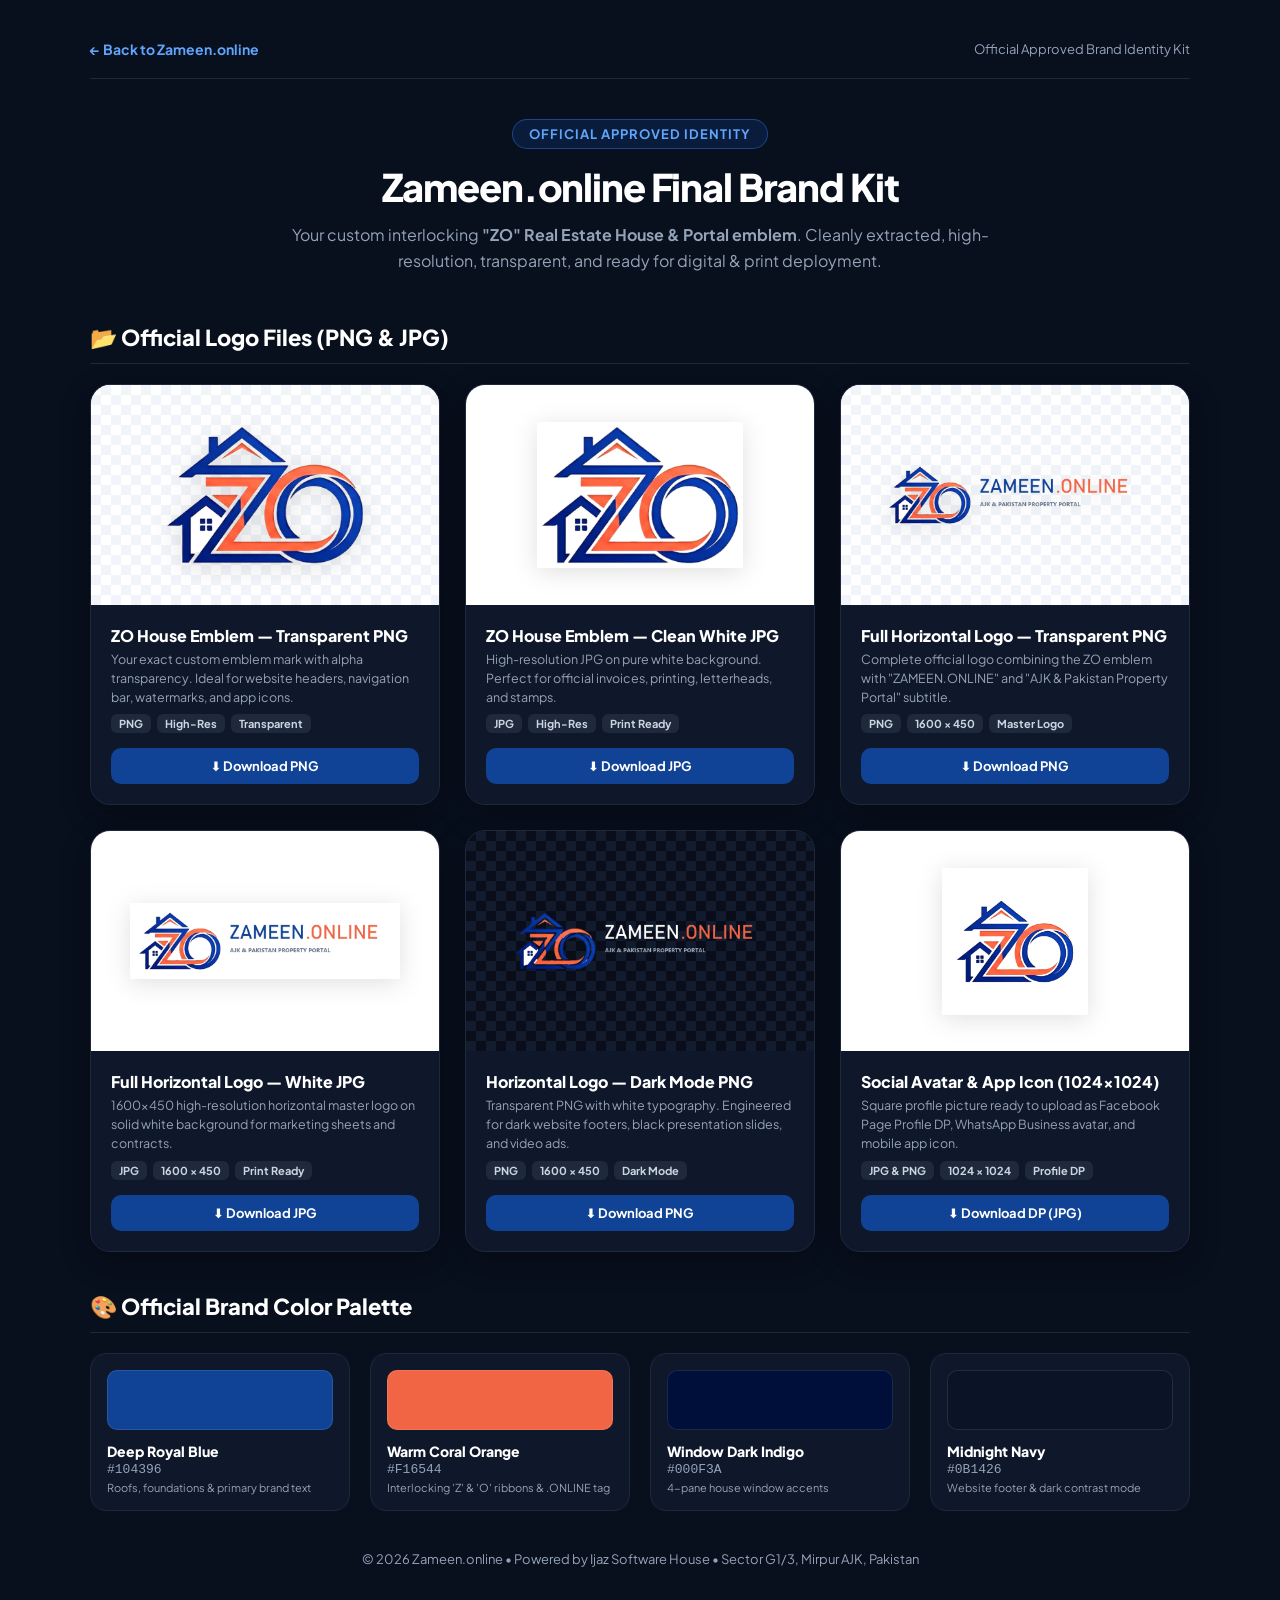
<file: brand-assets.html>
<!DOCTYPE html>
<html lang="en">
<head>
  <meta charset="UTF-8">
  <meta name="viewport" content="width=device-width, initial-scale=1.0">
  <title>Zameen.online — Official Brand Identity & Logo Kit</title>
  <link rel="icon" href="assets/img/favicon.svg" type="image/svg+xml">
  <link rel="preconnect" href="https://fonts.googleapis.com">
  <link rel="preconnect" href="https://fonts.gstatic.com" crossorigin>
  <link href="https://fonts.googleapis.com/css2?family=Plus+Jakarta+Sans:wght@400;600;700;800;900&display=swap" rel="stylesheet">
  <style>
    :root {
      --primary: #104396;
      --accent: #f16544;
      --gold: #facc15;
      --dark: #080f1d;
      --surface: #0f172a;
      --border: #1e293b;
      --text: #f8fafc;
      --muted: #94a3b8;
    }
    * { box-sizing: border-box; margin: 0; padding: 0; }
    body {
      background: var(--dark);
      color: var(--text);
      font-family: 'Plus Jakarta Sans', system-ui, sans-serif;
      padding: 40px 20px 80px;
    }
    .container {
      max-width: 1100px;
      margin: 0 auto;
    }
    header {
      text-align: center;
      margin-bottom: 50px;
    }
    .badge {
      display: inline-block;
      padding: 6px 16px;
      border-radius: 999px;
      background: rgba(16, 67, 150, 0.25);
      color: #60a5fa;
      border: 1px solid rgba(59, 130, 246, 0.4);
      font-size: 13px;
      font-weight: 700;
      letter-spacing: 1px;
      text-transform: uppercase;
      margin-bottom: 14px;
    }
    h1 {
      font-size: 38px;
      font-weight: 900;
      color: #fff;
      letter-spacing: -0.03em;
      margin-bottom: 12px;
    }
    p.lead {
      color: var(--muted);
      font-size: 16px;
      max-width: 700px;
      margin: 0 auto;
      line-height: 1.6;
    }
    
    .section-title {
      font-size: 22px;
      font-weight: 800;
      color: #fff;
      margin: 40px 0 20px;
      display: flex;
      align-items: center;
      gap: 10px;
      border-bottom: 1px solid var(--border);
      padding-bottom: 12px;
    }

    .assets-grid {
      display: grid;
      grid-template-columns: repeat(auto-fit, minmax(320px, 1fr));
      gap: 25px;
    }
    .asset-card {
      background: var(--surface);
      border: 1px solid var(--border);
      border-radius: 20px;
      overflow: hidden;
      display: flex;
      flex-direction: column;
      box-shadow: 0 10px 30px rgba(0,0,0,0.3);
      transition: transform 0.2s, border-color 0.2s;
    }
    .asset-card:hover {
      transform: translateY(-3px);
      border-color: #3b82f6;
    }
    .preview-box {
      height: 220px;
      display: flex;
      align-items: center;
      justify-content: center;
      padding: 24px;
      position: relative;
    }
    .preview-box.light-checkered {
      background: #ffffff;
      background-image: 
        linear-gradient(45deg, #f1f5f9 25%, transparent 25%), 
        linear-gradient(-45deg, #f1f5f9 25%, transparent 25%), 
        linear-gradient(45deg, transparent 75%, #f1f5f9 75%), 
        linear-gradient(-45deg, transparent 75%, #f1f5f9 75%);
      background-size: 20px 20px;
      background-position: 0 0, 0 10px, 10px -10px, -10px 0px;
    }
    .preview-box.dark-checkered {
      background: #090e1a;
      background-image: 
        linear-gradient(45deg, #131c2e 25%, transparent 25%), 
        linear-gradient(-45deg, #131c2e 25%, transparent 25%), 
        linear-gradient(45deg, transparent 75%, #131c2e 75%), 
        linear-gradient(-45deg, transparent 75%, #131c2e 75%);
      background-size: 20px 20px;
      background-position: 0 0, 0 10px, 10px -10px, -10px 0px;
    }
    .preview-box img {
      max-width: 90%;
      max-height: 85%;
      object-fit: contain;
      filter: drop-shadow(0 4px 12px rgba(0,0,0,0.12));
    }

    .card-body {
      padding: 20px;
      flex: 1;
      display: flex;
      flex-direction: column;
      justify-content: space-between;
      gap: 15px;
    }
    .card-info h3 {
      font-size: 16px;
      font-weight: 800;
      color: #fff;
      margin-bottom: 4px;
    }
    .card-info p {
      font-size: 12.5px;
      color: var(--muted);
      line-height: 1.5;
    }
    .tag-row {
      display: flex;
      gap: 6px;
      margin-top: 8px;
    }
    .tag {
      font-size: 11px;
      font-weight: 700;
      padding: 3px 8px;
      border-radius: 6px;
      background: #1e293b;
      color: #cbd5e1;
    }
    .btn-download {
      background: var(--primary);
      color: #fff;
      text-decoration: none;
      padding: 10px 16px;
      border-radius: 10px;
      font-size: 13px;
      font-weight: 700;
      display: flex;
      align-items: center;
      justify-content: center;
      gap: 8px;
      transition: background 0.2s;
    }
    .btn-download:hover {
      background: #0d3477;
    }

    .specs-grid {
      display: grid;
      grid-template-columns: repeat(auto-fit, minmax(220px, 1fr));
      gap: 20px;
      margin-top: 20px;
    }
    .color-swatch {
      background: var(--surface);
      border: 1px solid var(--border);
      border-radius: 16px;
      padding: 16px;
    }
    .swatch-box {
      height: 60px;
      border-radius: 10px;
      margin-bottom: 12px;
      box-shadow: inset 0 0 0 1px rgba(255,255,255,0.1);
    }
    .swatch-name {
      font-weight: 800;
      font-size: 14px;
      color: #fff;
      margin-bottom: 2px;
    }
    .swatch-hex {
      font-family: monospace;
      font-size: 13px;
      color: var(--muted);
    }

    .nav-bar-top {
      display: flex;
      justify-content: space-between;
      align-items: center;
      margin-bottom: 40px;
      padding-bottom: 20px;
      border-bottom: 1px solid var(--border);
    }
    .nav-back {
      color: #60a5fa;
      text-decoration: none;
      font-size: 14px;
      font-weight: 700;
      display: flex;
      align-items: center;
      gap: 6px;
    }
  </style>
</head>
<body>

  <div class="container">
    <div class="nav-bar-top">
      <a href="index.html" class="nav-back">← Back to Zameen.online</a>
      <span style="font-size: 13px; color: var(--muted);">Official Approved Brand Identity Kit</span>
    </div>

    <header>
      <div class="badge">Official Approved Identity</div>
      <h1>Zameen.online Final Brand Kit</h1>
      <p class="lead">
        Your custom interlocking <strong>"ZO" Real Estate House &amp; Portal emblem</strong>. Cleanly extracted, high-resolution, transparent, and ready for digital &amp; print deployment.
      </p>
    </header>

    <!-- Logo Showcase Cards -->
    <h2 class="section-title">📂 Official Logo Files (PNG &amp; JPG)</h2>
    <div class="assets-grid">

      <!-- Asset 1: Standalone Logo Mark (Transparent PNG) -->
      <div class="asset-card">
        <div class="preview-box light-checkered">
          <img src="assets/img/logo-mark.png" alt="Zameen Online Logo Mark Transparent">
        </div>
        <div class="card-body">
          <div class="card-info">
            <h3>ZO House Emblem — Transparent PNG</h3>
            <p>Your exact custom emblem mark with alpha transparency. Ideal for website headers, navigation bar, watermarks, and app icons.</p>
            <div class="tag-row">
              <span class="tag">PNG</span>
              <span class="tag">High-Res</span>
              <span class="tag">Transparent</span>
            </div>
          </div>
          <a href="assets/img/logo-mark.png" download="Zameen_Online_Mark_Transparent.png" class="btn-download">
            ⬇ Download PNG
          </a>
        </div>
      </div>

      <!-- Asset 2: Standalone Logo Mark (White JPG) -->
      <div class="asset-card">
        <div class="preview-box" style="background:#ffffff;">
          <img src="assets/img/logo-mark.jpg" alt="Zameen Online Logo Mark White JPG">
        </div>
        <div class="card-body">
          <div class="card-info">
            <h3>ZO House Emblem — Clean White JPG</h3>
            <p>High-resolution JPG on pure white background. Perfect for official invoices, printing, letterheads, and stamps.</p>
            <div class="tag-row">
              <span class="tag">JPG</span>
              <span class="tag">High-Res</span>
              <span class="tag">Print Ready</span>
            </div>
          </div>
          <a href="assets/img/logo-mark.jpg" download="Zameen_Online_Mark_White.jpg" class="btn-download">
            ⬇ Download JPG
          </a>
        </div>
      </div>

      <!-- Asset 3: Full Horizontal Logo (Transparent PNG) -->
      <div class="asset-card">
        <div class="preview-box light-checkered">
          <img src="assets/img/logo.png" alt="Zameen Online Full Horizontal Logo">
        </div>
        <div class="card-body">
          <div class="card-info">
            <h3>Full Horizontal Logo — Transparent PNG</h3>
            <p>Complete official logo combining the ZO emblem with "ZAMEEN.ONLINE" and "AJK &amp; Pakistan Property Portal" subtitle.</p>
            <div class="tag-row">
              <span class="tag">PNG</span>
              <span class="tag">1600 × 450</span>
              <span class="tag">Master Logo</span>
            </div>
          </div>
          <a href="assets/img/logo.png" download="Zameen_Online_Horizontal_Logo.png" class="btn-download">
            ⬇ Download PNG
          </a>
        </div>
      </div>

      <!-- Asset 4: Full Horizontal Logo (White JPG) -->
      <div class="asset-card">
        <div class="preview-box" style="background:#ffffff;">
          <img src="assets/img/logo.jpg" alt="Zameen Online Full Logo White JPG">
        </div>
        <div class="card-body">
          <div class="card-info">
            <h3>Full Horizontal Logo — White JPG</h3>
            <p>1600×450 high-resolution horizontal master logo on solid white background for marketing sheets and contracts.</p>
            <div class="tag-row">
              <span class="tag">JPG</span>
              <span class="tag">1600 × 450</span>
              <span class="tag">Print Ready</span>
            </div>
          </div>
          <a href="assets/img/logo.jpg" download="Zameen_Online_Horizontal_Logo_White.jpg" class="btn-download">
            ⬇ Download JPG
          </a>
        </div>
      </div>

      <!-- Asset 5: Dark Mode Full Logo -->
      <div class="asset-card">
        <div class="preview-box dark-checkered">
          <img src="assets/img/logo-dark.png" alt="Zameen Online Dark Mode Logo">
        </div>
        <div class="card-body">
          <div class="card-info">
            <h3>Horizontal Logo — Dark Mode PNG</h3>
            <p>Transparent PNG with white typography. Engineered for dark website footers, black presentation slides, and video ads.</p>
            <div class="tag-row">
              <span class="tag">PNG</span>
              <span class="tag">1600 × 450</span>
              <span class="tag">Dark Mode</span>
            </div>
          </div>
          <a href="assets/img/logo-dark.png" download="Zameen_Online_Logo_Dark.png" class="btn-download">
            ⬇ Download PNG
          </a>
        </div>
      </div>

      <!-- Asset 6: 1024x1024 Square Icon / Avatar -->
      <div class="asset-card">
        <div class="preview-box" style="background:#ffffff;">
          <img src="assets/img/logo-icon-1024.jpg" alt="Zameen Online Profile Picture">
        </div>
        <div class="card-body">
          <div class="card-info">
            <h3>Social Avatar &amp; App Icon (1024×1024)</h3>
            <p>Square profile picture ready to upload as Facebook Page Profile DP, WhatsApp Business avatar, and mobile app icon.</p>
            <div class="tag-row">
              <span class="tag">JPG &amp; PNG</span>
              <span class="tag">1024 × 1024</span>
              <span class="tag">Profile DP</span>
            </div>
          </div>
          <a href="assets/img/logo-icon-1024.jpg" download="Zameen_Online_Social_DP.jpg" class="btn-download">
            ⬇ Download DP (JPG)
          </a>
        </div>
      </div>

    </div>

    <!-- Official Brand Specifications -->
    <h2 class="section-title">🎨 Official Brand Color Palette</h2>
    <div class="specs-grid">
      <div class="color-swatch">
        <div class="swatch-box" style="background: #104396;"></div>
        <div class="swatch-name">Deep Royal Blue</div>
        <div class="swatch-hex">#104396</div>
        <div style="font-size: 11px; color: var(--muted); margin-top: 4px;">Roofs, foundations &amp; primary brand text</div>
      </div>
      <div class="color-swatch">
        <div class="swatch-box" style="background: #f16544;"></div>
        <div class="swatch-name">Warm Coral Orange</div>
        <div class="swatch-hex">#F16544</div>
        <div style="font-size: 11px; color: var(--muted); margin-top: 4px;">Interlocking 'Z' &amp; 'O' ribbons &amp; .ONLINE tag</div>
      </div>
      <div class="color-swatch">
        <div class="swatch-box" style="background: #000f3a;"></div>
        <div class="swatch-name">Window Dark Indigo</div>
        <div class="swatch-hex">#000F3A</div>
        <div style="font-size: 11px; color: var(--muted); margin-top: 4px;">4-pane house window accents</div>
      </div>
      <div class="color-swatch">
        <div class="swatch-box" style="background: #0b1426;"></div>
        <div class="swatch-name">Midnight Navy</div>
        <div class="swatch-hex">#0B1426</div>
        <div style="font-size: 11px; color: var(--muted); margin-top: 4px;">Website footer &amp; dark contrast mode</div>
      </div>
    </div>

    <div style="margin-top: 40px; text-align: center; font-size: 13px; color: var(--muted);">
      © 2026 Zameen.online • Powered by Ijaz Software House • Sector G1/3, Mirpur AJK, Pakistan
    </div>
  </div>

</body>
</html>
</file>
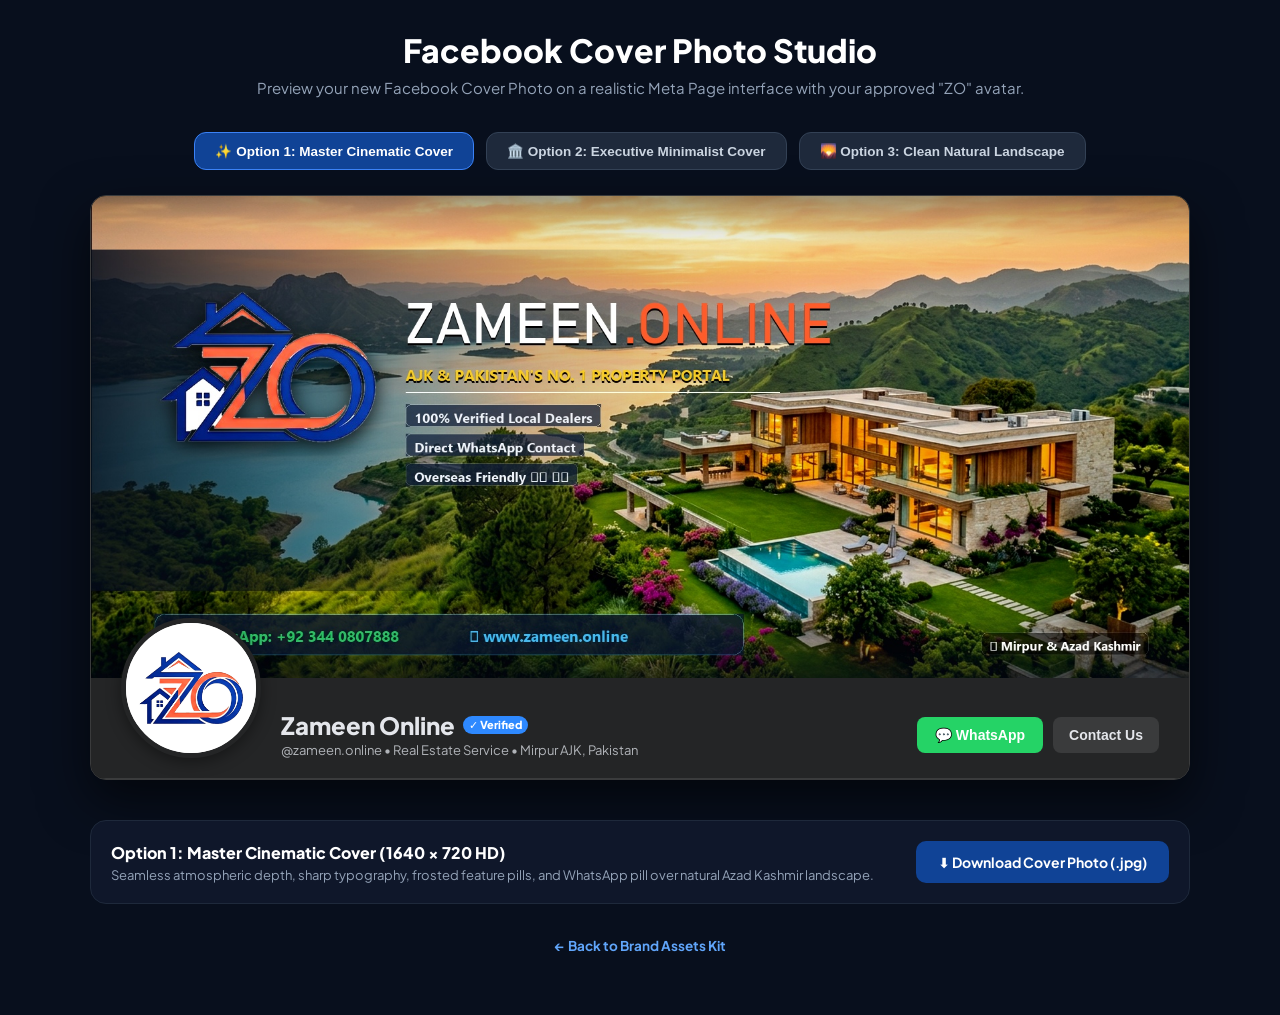
<file: facebook-cover-preview.html>
<!DOCTYPE html>
<html lang="en">
<head>
  <meta charset="UTF-8">
  <meta name="viewport" content="width=device-width, initial-scale=1.0">
  <title>Zameen.online — Facebook Cover Preview Studio</title>
  <link rel="icon" href="assets/img/favicon.svg" type="image/svg+xml">
  <link rel="preconnect" href="https://fonts.googleapis.com">
  <link rel="preconnect" href="https://fonts.gstatic.com" crossorigin>
  <link href="https://fonts.googleapis.com/css2?family=Plus+Jakarta+Sans:wght@400;600;700;800;900&display=swap" rel="stylesheet">
  <style>
    :root {
      --primary: #104396;
      --accent: #f16544;
      --dark: #080f1d;
      --surface: #0f172a;
      --border: #1e293b;
      --text: #f8fafc;
      --muted: #94a3b8;
    }
    * { box-sizing: border-box; margin: 0; padding: 0; }
    body {
      background: var(--dark);
      color: var(--text);
      font-family: 'Plus Jakarta Sans', system-ui, sans-serif;
      padding: 30px 15px 60px;
    }
    .container {
      max-width: 1100px;
      margin: 0 auto;
    }
    header {
      text-align: center;
      margin-bottom: 35px;
    }
    h1 {
      font-size: 32px;
      font-weight: 900;
      color: #fff;
      margin-bottom: 8px;
    }
    p {
      color: var(--muted);
      font-size: 15px;
    }
    
    /* Mock Facebook Page UI Wrapper */
    .fb-mockup {
      background: #18191a;
      border: 1px solid #3a3b3c;
      border-radius: 16px;
      overflow: hidden;
      box-shadow: 0 20px 50px rgba(0,0,0,0.6);
      margin-bottom: 40px;
    }
    .fb-cover-container {
      position: relative;
      width: 100%;
      height: 0;
      padding-bottom: 43.9%; /* 1640 / 720 ratio */
      background: #000;
    }
    .fb-cover-container img {
      position: absolute;
      top: 0;
      left: 0;
      width: 100%;
      height: 100%;
      object-fit: cover;
    }
    
    .fb-profile-bar {
      padding: 0 30px 20px;
      position: relative;
      display: flex;
      justify-content: space-between;
      align-items: flex-end;
      flex-wrap: wrap;
      gap: 20px;
      background: #242526;
      border-bottom: 1px solid #3a3b3c;
    }
    .fb-avatar-col {
      display: flex;
      align-items: flex-end;
      gap: 20px;
      margin-top: -60px;
      z-index: 2;
    }
    .fb-avatar {
      width: 140px;
      height: 140px;
      border-radius: 50%;
      border: 5px solid #242526;
      background: #fff;
      overflow: hidden;
      box-shadow: 0 4px 15px rgba(0,0,0,0.4);
    }
    .fb-avatar img {
      width: 100%;
      height: 100%;
      object-fit: contain;
    }
    .fb-titles h2 {
      font-size: 24px;
      font-weight: 800;
      color: #e4e6eb;
      display: flex;
      align-items: center;
      gap: 8px;
    }
    .verified-badge {
      background: #2e89ff;
      color: #fff;
      font-size: 11px;
      padding: 2px 6px;
      border-radius: 99px;
    }
    .fb-titles p {
      font-size: 13px;
      color: #b0b3b8;
      margin-top: 2px;
    }

    .fb-actions {
      display: flex;
      gap: 10px;
      margin-bottom: 5px;
    }
    .btn-fb {
      background: #25D366;
      color: #fff;
      border: none;
      padding: 10px 18px;
      border-radius: 8px;
      font-weight: 700;
      font-size: 14px;
      display: flex;
      align-items: center;
      gap: 8px;
      cursor: pointer;
    }
    .btn-fb-sec {
      background: #3a3b3c;
      color: #e4e6eb;
      border: none;
      padding: 10px 16px;
      border-radius: 8px;
      font-weight: 600;
      font-size: 14px;
      cursor: pointer;
    }

    /* Switcher Controls */
    .switcher-row {
      display: flex;
      gap: 12px;
      justify-content: center;
      margin-bottom: 25px;
      flex-wrap: wrap;
    }
    .switch-btn {
      background: #1e293b;
      color: #cbd5e1;
      border: 1px solid #334155;
      padding: 10px 20px;
      border-radius: 12px;
      font-size: 13.5px;
      font-weight: 700;
      cursor: pointer;
      transition: all 0.2s;
    }
    .switch-btn.active {
      background: #104396;
      color: #fff;
      border-color: #3b82f6;
    }

    .download-card {
      background: var(--surface);
      border: 1px solid var(--border);
      border-radius: 16px;
      padding: 20px;
      display: flex;
      justify-content: space-between;
      align-items: center;
      flex-wrap: wrap;
      gap: 15px;
    }
    .btn-download {
      background: #104396;
      color: #fff;
      text-decoration: none;
      padding: 12px 22px;
      border-radius: 10px;
      font-weight: 700;
      font-size: 14px;
      display: inline-flex;
      align-items: center;
      gap: 8px;
    }
    .btn-download:hover {
      background: #0d3477;
    }
  </style>
</head>
<body>

  <div class="container">
    <header>
      <h1>Facebook Cover Photo Studio</h1>
      <p>Preview your new Facebook Cover Photo on a realistic Meta Page interface with your approved "ZO" avatar.</p>
    </header>

    <!-- Switcher -->
    <div class="switcher-row">
      <button class="switch-btn active" id="btn-var1" onclick="switchCover('assets/img/facebook-cover.jpg', this)">
        ✨ Option 1: Master Cinematic Cover
      </button>
      <button class="switch-btn" id="btn-var2" onclick="switchCover('assets/img/facebook-cover-executive.jpg', this)">
        🏛️ Option 2: Executive Minimalist Cover
      </button>
      <button class="switch-btn" id="btn-var3" onclick="switchCover('assets/img/facebook-cover-natural-clean.jpg', this)">
        🌄 Option 3: Clean Natural Landscape
      </button>
    </div>

    <!-- Live Facebook Mockup -->
    <div class="fb-mockup">
      <div class="fb-cover-container">
        <img id="coverImg" src="assets/img/facebook-cover.jpg" alt="Facebook Cover Preview">
      </div>
      <div class="fb-profile-bar">
        <div class="fb-avatar-col">
          <div class="fb-avatar">
            <img src="assets/img/logo-icon-1024.jpg" alt="Zameen Online DP">
          </div>
          <div class="fb-titles">
            <h2>Zameen Online <span class="verified-badge">✓ Verified</span></h2>
            <p>@zameen.online • Real Estate Service • Mirpur AJK, Pakistan</p>
          </div>
        </div>
        <div class="fb-actions">
          <button class="btn-fb">💬 WhatsApp</button>
          <button class="btn-fb-sec">Contact Us</button>
        </div>
      </div>
    </div>

    <!-- Direct Download Panel -->
    <div class="download-card">
      <div>
        <h3 style="font-size: 16px; font-weight: 800; color: #fff; margin-bottom: 4px;" id="dlTitle">
          Option 1: Master Cinematic Cover (1640 × 720 HD)
        </h3>
        <p style="font-size: 13px; color: var(--muted);" id="dlDesc">
          Seamless atmospheric depth, sharp typography, frosted feature pills, and WhatsApp pill over natural Azad Kashmir landscape.
        </p>
      </div>
      <a id="dlLink" href="assets/img/facebook-cover.jpg" download="Zameen_Online_Facebook_Cover.jpg" class="btn-download">
        ⬇ Download Cover Photo (.jpg)
      </a>
    </div>

    <div style="text-align: center; margin-top: 30px;">
      <a href="brand-assets.html" style="color: #60a5fa; text-decoration: none; font-size: 13.5px; font-weight: 700;">
        ← Back to Brand Assets Kit
      </a>
    </div>

  </div>

  <script>
    function switchCover(src, btn) {
      document.getElementById('coverImg').src = src;
      document.querySelectorAll('.switch-btn').forEach(b => b.classList.remove('active'));
      btn.classList.add('active');

      const dlLink = document.getElementById('dlLink');
      const dlTitle = document.getElementById('dlTitle');
      const dlDesc = document.getElementById('dlDesc');

      dlLink.href = src;

      if (src.includes('executive')) {
        dlTitle.textContent = 'Option 2: Executive Minimalist Cover (1640 × 720 HD)';
        dlDesc.textContent = 'Clean wide layout, 280px grand floating ZO logo mark, and single floating pill dock.';
        dlLink.download = 'Zameen_Online_Cover_Executive.jpg';
      } else if (src.includes('clean')) {
        dlTitle.textContent = 'Option 3: Pure Natural Landscape (1640 × 720 HD)';
        dlDesc.textContent = 'Unbranded high-definition landscape photography of Azad Kashmir hills, lake and villa.';
        dlLink.download = 'Zameen_Online_Cover_Landscape.jpg';
      } else {
        dlTitle.textContent = 'Option 1: Master Cinematic Cover (1640 × 720 HD)';
        dlDesc.textContent = 'Seamless atmospheric depth, sharp typography, frosted feature pills, and WhatsApp pill.';
        dlLink.download = 'Zameen_Online_Facebook_Cover.jpg';
      }
    }
  </script>
</body>
</html>
</file>
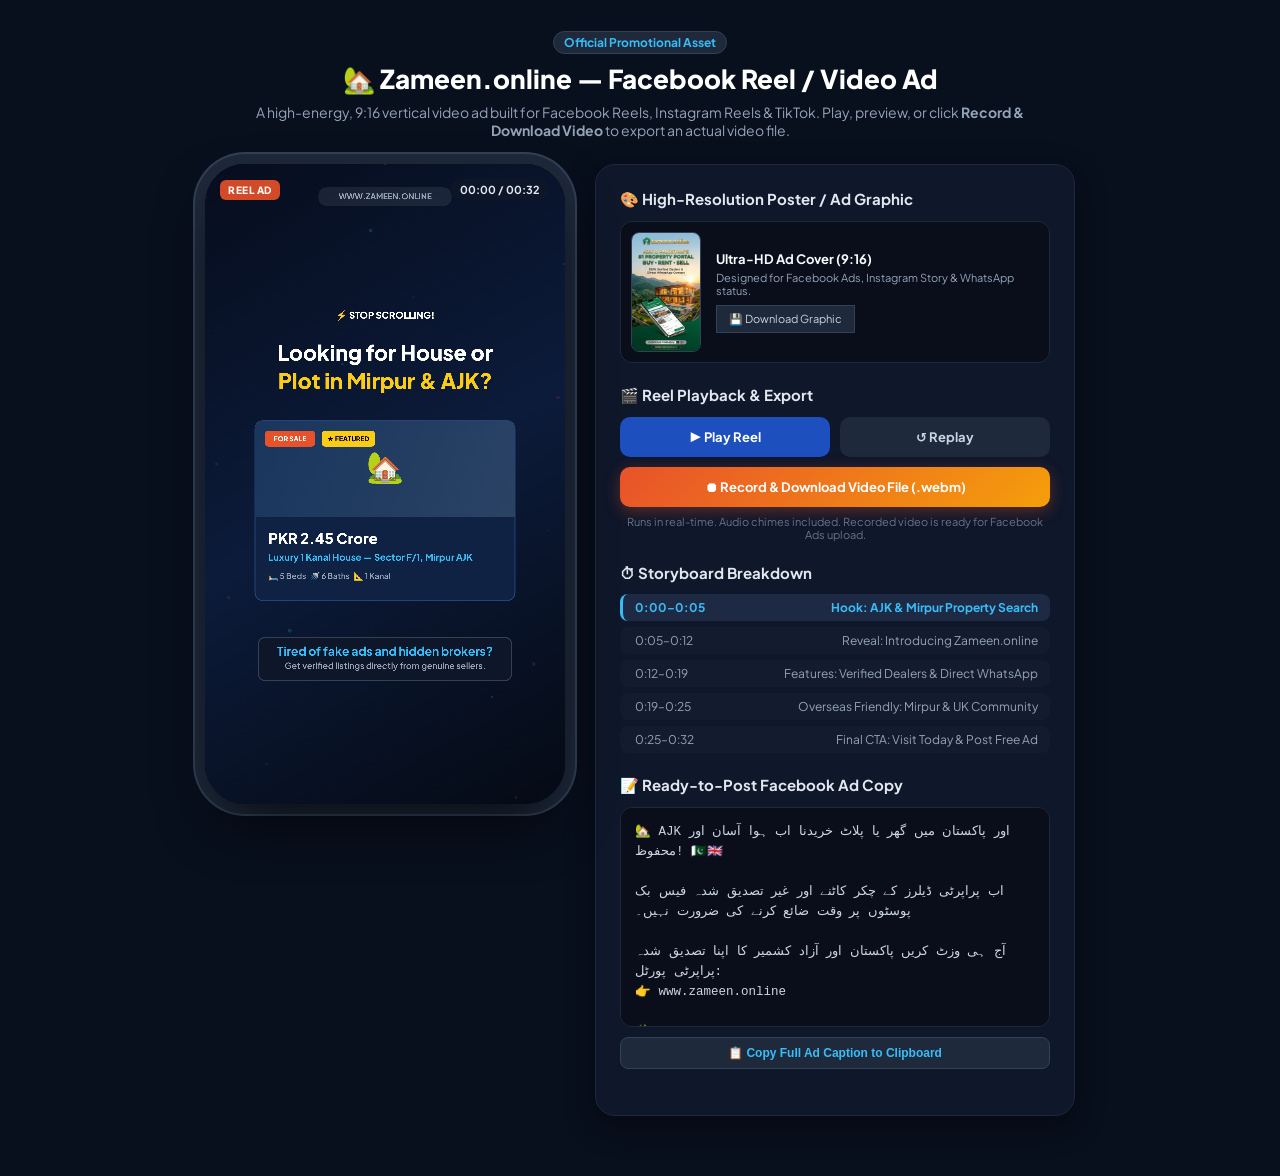
<file: promo-reel.html>
<!DOCTYPE html>
<html lang="en">
<head>
  <meta charset="UTF-8">
  <meta name="viewport" content="width=device-width, initial-scale=1.0">
  <title>Zameen Online — Facebook Reel & Video Ad Studio</title>
  <link rel="preconnect" href="https://fonts.googleapis.com">
  <link rel="preconnect" href="https://fonts.gstatic.com" crossorigin>
  <link href="https://fonts.googleapis.com/css2?family=Plus+Jakarta+Sans:wght@400;600;700;800;900&family=Noto+Nastaliq+Urdu:wght@700&display=swap" rel="stylesheet">
  <style>
    :root {
      --primary: #1d4fbf;
      --primary-dark: #0f2c73;
      --accent: #e8522a;
      --gold: #facc15;
      --green: #10b981;
      --dark: #0b1426;
    }
    * { box-sizing: border-box; margin: 0; padding: 0; }
    body {
      background: #080f1d;
      color: #f8fafc;
      font-family: 'Plus Jakarta Sans', system-ui, -apple-system, sans-serif;
      min-height: 100vh;
      display: flex;
      flex-direction: column;
      align-items: center;
      padding: 30px 15px 60px;
    }
    .header-bar {
      text-align: center;
      max-width: 800px;
      margin-bottom: 25px;
    }
    .header-bar h1 {
      font-size: 26px;
      font-weight: 800;
      color: #fff;
      display: flex;
      align-items: center;
      justify-content: center;
      gap: 10px;
      margin-bottom: 8px;
    }
    .header-bar p {
      color: #94a3b8;
      font-size: 14px;
    }
    .badge {
      display: inline-block;
      padding: 3px 10px;
      border-radius: 999px;
      font-size: 12px;
      font-weight: 700;
      background: #1e293b;
      color: #38bdf8;
      border: 1px solid #334155;
    }
    .workspace {
      display: flex;
      gap: 30px;
      align-items: flex-start;
      max-width: 1000px;
      width: 100%;
      flex-wrap: wrap;
      justify-content: center;
    }
    /* Phone / Canvas Container */
    .phone-mockup {
      width: 360px;
      height: 640px;
      position: relative;
      border-radius: 40px;
      background: #000;
      box-shadow: 0 25px 60px -15px rgba(0,0,0,0.8), 0 0 0 10px #1e293b, 0 0 0 12px #334155;
      overflow: hidden;
      flex-shrink: 0;
    }
    canvas#reelCanvas {
      width: 100%;
      height: 100%;
      display: block;
      background: #0b1426;
    }
    .reel-overlay-controls {
      position: absolute;
      top: 15px;
      left: 15px;
      right: 15px;
      display: flex;
      justify-content: space-between;
      align-items: center;
      z-index: 10;
      pointer-events: none;
    }
    .live-tag {
      background: rgba(232, 82, 42, 0.9);
      color: #fff;
      font-size: 10px;
      font-weight: 800;
      text-transform: uppercase;
      padding: 4px 8px;
      border-radius: 6px;
      letter-spacing: 0.5px;
    }
    .timer-tag {
      background: rgba(15, 23, 42, 0.75);
      backdrop-filter: blur(8px);
      color: #e2e8f0;
      font-size: 11px;
      font-weight: 700;
      padding: 4px 10px;
      border-radius: 20px;
    }

    /* Side Control Panel */
    .controls-panel {
      flex: 1;
      min-width: 320px;
      max-width: 480px;
      background: #0f172a;
      border: 1px solid #1e293b;
      border-radius: 20px;
      padding: 24px;
      box-shadow: 0 10px 30px rgba(0,0,0,0.4);
    }
    .panel-section {
      margin-bottom: 22px;
    }
    .panel-section h3 {
      font-size: 15px;
      font-weight: 700;
      color: #e2e8f0;
      margin-bottom: 12px;
      display: flex;
      align-items: center;
      gap: 8px;
    }
    .btn-group {
      display: flex;
      gap: 10px;
      flex-wrap: wrap;
    }
    button.btn {
      font-family: inherit;
      cursor: pointer;
      border: none;
      border-radius: 10px;
      padding: 12px 18px;
      font-weight: 700;
      font-size: 13px;
      display: inline-flex;
      align-items: center;
      justify-content: center;
      gap: 8px;
      transition: all 0.2s ease;
      flex: 1;
    }
    .btn-primary {
      background: #1d4fbf;
      color: #fff;
    }
    .btn-primary:hover {
      background: #163da1;
      transform: translateY(-1px);
    }
    .btn-record {
      background: linear-gradient(135deg, #e8522a, #f59e0b);
      color: #fff;
      box-shadow: 0 4px 15px rgba(232, 82, 42, 0.35);
    }
    .btn-record:hover {
      opacity: 0.95;
      transform: translateY(-1px);
    }
    .btn-record.recording {
      background: #ef4444;
      animation: pulse 1.2s infinite;
    }
    @keyframes pulse {
      0% { opacity: 1; }
      50% { opacity: 0.7; }
      100% { opacity: 1; }
    }
    .btn-secondary {
      background: #1e293b;
      color: #cbd5e1;
      border: 1px solid #334155;
    }
    .btn-secondary:hover {
      background: #334155;
      color: #fff;
    }

    .ad-copy-box {
      background: #090e1a;
      border: 1px solid #1e293b;
      border-radius: 12px;
      padding: 14px;
      font-size: 12.5px;
      color: #cbd5e1;
      line-height: 1.6;
      max-height: 220px;
      overflow-y: auto;
      white-space: pre-wrap;
      font-family: monospace;
    }
    .copy-btn {
      margin-top: 10px;
      width: 100%;
      background: #1e293b;
      border: 1px solid #334155;
      color: #38bdf8;
      padding: 8px 12px;
      border-radius: 8px;
      font-weight: 700;
      font-size: 12px;
      cursor: pointer;
      transition: background 0.2s;
    }
    .copy-btn:hover {
      background: #25334a;
    }

    .scene-timeline {
      display: flex;
      flex-direction: column;
      gap: 6px;
    }
    .scene-pill {
      font-size: 12px;
      padding: 6px 12px;
      border-radius: 8px;
      background: #131c2e;
      color: #94a3b8;
      display: flex;
      justify-content: space-between;
      border-left: 3px solid transparent;
      transition: all 0.2s;
    }
    .scene-pill.active {
      background: #1e2a44;
      color: #38bdf8;
      border-left-color: #38bdf8;
      font-weight: 700;
    }
  </style>
</head>
<body>

  <div class="header-bar">
    <div style="margin-bottom: 8px;"><span class="badge">Official Promotional Asset</span></div>
    <h1>🏡 Zameen.online — Facebook Reel / Video Ad</h1>
    <p>A high-energy, 9:16 vertical video ad built for Facebook Reels, Instagram Reels & TikTok. Play, preview, or click <strong>Record & Download Video</strong> to export an actual video file.</p>
  </div>

  <div class="workspace">
    <!-- Phone Mockup Container -->
    <div class="phone-mockup">
      <div class="reel-overlay-controls">
        <span class="live-tag">REEL AD</span>
        <span class="timer-tag" id="timerDisplay">00:00 / 00:32</span>
      </div>
      <canvas id="reelCanvas" width="1080" height="1920"></canvas>
    </div>

    <!-- Controls & Ad Copy Panel -->
    <div class="controls-panel">

      <div class="panel-section">
        <h3>🎨 High-Resolution Poster / Ad Graphic</h3>
        <div style="background: #090e1a; border: 1px solid #1e293b; border-radius: 12px; padding: 10px; display: flex; align-items: center; gap: 15px;">
          <img src="assets/img/facebook-reel-ad-cover.jpg" alt="Ad Poster Cover" style="width: 70px; height: 120px; object-fit: cover; border-radius: 8px; border: 1px solid #334155;">
          <div style="flex: 1;">
            <div style="font-weight: 700; font-size: 13px; color: #f8fafc; margin-bottom: 4px;">Ultra-HD Ad Cover (9:16)</div>
            <div style="font-size: 11px; color: #94a3b8; margin-bottom: 8px;">Designed for Facebook Ads, Instagram Story & WhatsApp status.</div>
            <a href="assets/img/facebook-reel-ad-cover.jpg" download="Zameen_Online_Ad_Graphic.jpg" class="btn btn-secondary" style="padding: 6px 12px; font-size: 11px; text-decoration: none; display: inline-flex;">
              💾 Download Graphic
            </a>
          </div>
        </div>
      </div>
      
      <div class="panel-section">
        <h3>🎬 Reel Playback & Export</h3>
        <div class="btn-group">
          <button class="btn btn-primary" id="btnPlayPause">▶ Play Reel</button>
          <button class="btn btn-secondary" id="btnRestart">↺ Replay</button>
        </div>
        <div style="margin-top: 10px;">
          <button class="btn btn-record" id="btnRecord" style="width: 100%;">
            ⏺ Record & Download Video File (.webm)
          </button>
        </div>
        <div style="margin-top: 8px; font-size: 11px; color: #64748b; text-align: center;">
          Runs in real-time. Audio chimes included. Recorded video is ready for Facebook Ads upload.
        </div>
      </div>

      <div class="panel-section">
        <h3>⏱ Storyboard Breakdown</h3>
        <div class="scene-timeline">
          <div class="scene-pill" id="pill-0"><span>0:00–0:05</span><span>Hook: AJK & Mirpur Property Search</span></div>
          <div class="scene-pill" id="pill-1"><span>0:05–0:12</span><span>Reveal: Introducing Zameen.online</span></div>
          <div class="scene-pill" id="pill-2"><span>0:12–0:19</span><span>Features: Verified Dealers & Direct WhatsApp</span></div>
          <div class="scene-pill" id="pill-3"><span>0:19–0:25</span><span>Overseas Friendly: Mirpur & UK Community</span></div>
          <div class="scene-pill" id="pill-4"><span>0:25–0:32</span><span>Final CTA: Visit Today & Post Free Ad</span></div>
        </div>
      </div>

      <div class="panel-section">
        <h3>📝 Ready-to-Post Facebook Ad Copy</h3>
        <div class="ad-copy-box" id="adCopyText">🏡 AJK اور پاکستان میں گھر یا پلاٹ خریدنا اب ہوا آسان اور محفوظ! 🇵🇰🇬🇧

اب پراپرٹی ڈیلرز کے چکر کاٹنے اور غیر تصدیق شدہ فیس بک پوسٹوں پر وقت ضائع کرنے کی ضرورت نہیں۔

آج ہی وزٹ کریں پاکستان اور آزاد کشمیر کا اپنا تصدیق شدہ پراپرٹی پورٹل:
👉 www.zameen.online

✨ کیا خاص ہے؟
✅ 100% Verified Local Dealers (Mirpur, Bhimber, Kotli & Pakistan)
✅ No Hidden Brokerage — ڈیلر اور اونر سے ڈائریکٹ واٹس ایپ پر رابطہ
✅ گھر بیٹھے تصدیق شدہ قیمتیں، HD تصاویر اور لوکیشن دیکھیں
✅ برطانیہ اور اوورسیز پاکستانیوں کے لیے خصوصی اور محفوظ سہولت
✅ اپنا گھر یا پلاٹ فروخت کے لیے 60 سیکنڈ میں مفت ایڈ لگائیں!

📞 رابطہ و واٹس ایپ: +92 344 0807888
🌐 پورٹل دیکھیں: https://www.zameen.online
📍 اعجاز سافٹ ویئر ہاؤس، سیکٹر G1/3، میرپور آزاد کشمیر

#ZameenOnline #MirpurProperty #AJKRealEstate #OverseasPakistanis #PlotsInMirpur #HousesInPakistan #MirpurAJK</div>
        <button class="copy-btn" id="btnCopyAdText">📋 Copy Full Ad Caption to Clipboard</button>
      </div>

    </div>
  </div>

  <script>
    const canvas = document.getElementById('reelCanvas');
    const ctx = canvas.getContext('2d');
    const timerDisplay = document.getElementById('timerDisplay');
    const btnPlayPause = document.getElementById('btnPlayPause');
    const btnRestart = document.getElementById('btnRestart');
    const btnRecord = document.getElementById('btnRecord');
    const btnCopyAdText = document.getElementById('btnCopyAdText');

    const TOTAL_DURATION = 32; // seconds
    let currentTime = 0;
    let isPlaying = false;
    let animFrame = null;
    let lastTimestamp = 0;

    // Audio synthesizer for ambient sound effects
    let audioCtx = null;
    function initAudio() {
      if (!audioCtx) {
        audioCtx = new (window.AudioContext || window.webkitAudioContext)();
      }
    }
    function playBeep(freq = 440, type = 'sine', duration = 0.15) {
      if (!audioCtx) return;
      try {
        const osc = audioCtx.createOscillator();
        const gain = audioCtx.createGain();
        osc.type = type;
        osc.frequency.setValueAtTime(freq, audioCtx.currentTime);
        gain.gain.setValueAtTime(0.08, audioCtx.currentTime);
        gain.gain.exponentialRampToValueAtTime(0.001, audioCtx.currentTime + duration);
        osc.connect(gain);
        gain.connect(audioCtx.destination);
        osc.start();
        osc.stop(audioCtx.currentTime + duration);
      } catch (e) {}
    }

    // Colors
    const C = {
      primary: '#1d4fbf',
      primaryDark: '#0a1a44',
      accent: '#e8522a',
      gold: '#facc15',
      green: '#10b981',
      bgDark: '#081124',
      cardBg: '#0f1f3d'
    };

    // Scenes definitions
    const scenes = [
      { start: 0, end: 5.5, id: 0 },
      { start: 5.5, end: 12.5, id: 1 },
      { start: 12.5, end: 19.5, id: 2 },
      { start: 19.5, end: 25.5, id: 3 },
      { start: 25.5, end: 32.0, id: 4 }
    ];

    let lastSceneId = -1;

    function renderScene(time) {
      ctx.clearRect(0, 0, canvas.width, canvas.height);

      // Determine active scene
      const activeScene = scenes.find(s => time >= s.start && time < s.end) || scenes[scenes.length - 1];
      
      if (activeScene.id !== lastSceneId) {
        lastSceneId = activeScene.id;
        playBeep(activeScene.id * 80 + 400, 'triangle', 0.2);
        updateTimelinePills(activeScene.id);
      }

      // Dynamic Animated Gradient Background
      const grad = ctx.createLinearGradient(0, 0, canvas.width, canvas.height);
      const shift = Math.sin(time * 0.8) * 0.1;
      grad.addColorStop(0, '#060d1d');
      grad.addColorStop(0.5 + shift, '#0c1b3a');
      grad.addColorStop(1, '#050a14');
      ctx.fillStyle = grad;
      ctx.fillRect(0, 0, canvas.width, canvas.height);

      // Floating ambient particles
      drawAmbientParticles(time);

      // Render based on scene
      const sceneTime = time - activeScene.start;
      const progress = sceneTime / (activeScene.end - activeScene.start);

      switch (activeScene.id) {
        case 0:
          drawSceneHook(sceneTime, progress);
          break;
        case 1:
          drawSceneReveal(sceneTime, progress);
          break;
        case 2:
          drawSceneFeatures(sceneTime, progress);
          break;
        case 3:
          drawSceneOverseas(sceneTime, progress);
          break;
        case 4:
          drawSceneCTA(sceneTime, progress);
          break;
      }

      // Global Top & Bottom Watermark / Safe Zone
      drawWatermark();
    }

    function drawAmbientParticles(time) {
      ctx.save();
      for (let i = 0; i < 20; i++) {
        const x = (Math.sin(i * 99 + time * 0.3) * 0.5 + 0.5) * canvas.width;
        const y = ((i * 100 + time * 60) % canvas.height);
        const radius = (Math.sin(i + time) + 2) * 2;
        ctx.fillStyle = i % 2 === 0 ? 'rgba(56, 189, 248, 0.18)' : 'rgba(232, 82, 42, 0.15)';
        ctx.beginPath();
        ctx.arc(x, y, radius, 0, Math.PI * 2);
        ctx.fill();
      }
      ctx.restore();
    }

    function drawWatermark() {
      // Top Brand Pill
      ctx.save();
      ctx.fillStyle = 'rgba(255, 255, 255, 0.08)';
      roundRect(ctx, 340, 70, 400, 56, 28);
      ctx.fill();

      ctx.font = '700 24px "Plus Jakarta Sans"';
      ctx.fillStyle = '#94a3b8';
      ctx.textAlign = 'center';
      ctx.fillText('WWW.ZAMEEN.ONLINE', 540, 106);
      ctx.restore();
    }

    /* SCENE 0: THE SCROLL-STOPPING HOOK (0:00 - 0:05) */
    function drawSceneHook(t, p) {
      const zoom = 1 + p * 0.05;
      ctx.save();
      ctx.translate(540, 960);
      ctx.scale(zoom, zoom);
      ctx.translate(-540, -960);

      // Warning / Attention pill
      const pillAlpha = Math.min(1, t * 2.5);
      ctx.fillStyle = `rgba(232, 82, 42, ${pillAlpha})`;
      roundRect(ctx, 280, 420, 520, 64, 32);
      ctx.fill();

      ctx.font = '800 28px "Plus Jakarta Sans"';
      ctx.fillStyle = '#ffffff';
      ctx.textAlign = 'center';
      ctx.fillText('⚡ STOP SCROLLING!', 540, 464);

      // Main Hook Heading
      ctx.font = '900 64px "Plus Jakarta Sans"';
      ctx.fillStyle = '#ffffff';
      ctx.fillText('Looking for House or', 540, 590);
      ctx.fillStyle = C.gold;
      ctx.fillText('Plot in Mirpur & AJK?', 540, 675);

      // Animated house card mockup
      drawFloatingListingCard(540, 1040, p);

      // Urdu hook badge
      ctx.fillStyle = 'rgba(15, 23, 42, 0.9)';
      ctx.strokeStyle = '#334155';
      ctx.lineWidth = 3;
      roundRect(ctx, 160, 1420, 760, 130, 24);
      ctx.fill();
      ctx.stroke();

      ctx.font = '700 36px "Plus Jakarta Sans", sans-serif';
      ctx.fillStyle = '#38bdf8';
      ctx.fillText('Tired of fake ads and hidden brokers?', 540, 1475);
      ctx.font = '600 26px "Plus Jakarta Sans"';
      ctx.fillStyle = '#94a3b8';
      ctx.fillText('Get verified listings directly from genuine sellers.', 540, 1515);

      ctx.restore();
    }

    /* SCENE 1: THE REVEAL (0:05 - 0:12) */
    function drawSceneReveal(t, p) {
      ctx.save();
      // Glowing orb background
      const radGrad = ctx.createRadialGradient(540, 800, 50, 540, 800, 450);
      radGrad.addColorStop(0, 'rgba(29, 79, 191, 0.4)');
      radGrad.addColorStop(1, 'rgba(29, 79, 191, 0)');
      ctx.fillStyle = radGrad;
      ctx.beginPath();
      ctx.arc(540, 800, 450, 0, Math.PI * 2);
      ctx.fill();

      // Big Title
      ctx.font = '700 32px "Plus Jakarta Sans"';
      ctx.fillStyle = '#38bdf8';
      ctx.textAlign = 'center';
      ctx.fillText('INTRODUCING', 540, 430);

      // Main Brand Logo
      ctx.font = '900 86px "Plus Jakarta Sans"';
      ctx.fillStyle = '#ffffff';
      ctx.fillText('Zameen', 440, 540);
      ctx.fillStyle = C.accent;
      ctx.fillText('.online', 730, 540);

      ctx.font = '700 32px "Plus Jakarta Sans"';
      ctx.fillStyle = C.gold;
      ctx.fillText('Azad Kashmir & Pakistan’s No. 1 Portal', 540, 615);

      // Mockup of the Portal UI (Phone Frame)
      drawPhoneScreenWithPortal(540, 1150, p);

      ctx.restore();
    }

    /* SCENE 2: KEY FEATURES (0:12 - 0:19) */
    function drawSceneFeatures(t, p) {
      ctx.save();
      ctx.font = '900 58px "Plus Jakarta Sans"';
      ctx.fillStyle = '#ffffff';
      ctx.textAlign = 'center';
      ctx.fillText('Why Choose', 540, 360);
      ctx.fillStyle = '#38bdf8';
      ctx.fillText('Zameen.online?', 540, 435);

      const features = [
        { icon: '🛡️', title: '100% Verified Local Dealers', sub: 'Mirpur, Bhimber, Kotli & beyond', color: '#10b981' },
        { icon: '💬', title: 'Direct WhatsApp Contact', sub: 'Deal directly with owners & agents', color: '#25D366' },
        { icon: '📸', title: 'Detailed Photos & Real Prices', sub: 'Exact prices in Lakhs & Crores', color: '#facc15' },
        { icon: '⚡', title: 'Post Your Ad in 60 Seconds', sub: '100% Free ad submission for sellers', color: '#e8522a' }
      ];

      features.forEach((feat, i) => {
        const y = 560 + i * 220;
        const offset = Math.max(0, 1 - (t - i * 0.4) * 3);
        const cardX = 540 + offset * 300;

        ctx.fillStyle = 'rgba(15, 27, 54, 0.85)';
        ctx.strokeStyle = '#1e3a6a';
        ctx.lineWidth = 2.5;
        roundRect(ctx, 100, y, 880, 180, 24);
        ctx.fill();
        ctx.stroke();

        // Icon circle
        ctx.fillStyle = 'rgba(255,255,255,0.08)';
        ctx.beginPath();
        ctx.arc(200, y + 90, 52, 0, Math.PI * 2);
        ctx.fill();

        ctx.font = '50px "Plus Jakarta Sans"';
        ctx.fillText(feat.icon, 200, y + 107);

        // Text
        ctx.textAlign = 'left';
        ctx.font = '800 36px "Plus Jakarta Sans"';
        ctx.fillStyle = feat.color;
        ctx.fillText(feat.title, 280, y + 80);

        ctx.font = '500 26px "Plus Jakarta Sans"';
        ctx.fillStyle = '#94a3b8';
        ctx.fillText(feat.sub, 280, y + 124);
        ctx.textAlign = 'center';
      });

      ctx.restore();
    }

    /* SCENE 3: OVERSEAS PAKISTANIS SPECIAL FOCUS (0:19 - 0:25) */
    function drawSceneOverseas(t, p) {
      ctx.save();
      // UK and PK Flags
      ctx.font = '68px "Plus Jakarta Sans"';
      ctx.textAlign = 'center';
      ctx.fillText('🇬🇧 🤝 🇵🇰', 540, 420);

      ctx.font = '800 32px "Plus Jakarta Sans"';
      ctx.fillStyle = C.gold;
      ctx.fillText('BUILT FOR OVERSEAS COMMUNITY', 540, 490);

      ctx.font = '900 62px "Plus Jakarta Sans"';
      ctx.fillStyle = '#ffffff';
      ctx.fillText('Buying from the UK?', 540, 580);
      ctx.fillStyle = '#38bdf8';
      ctx.fillText('We’ve Got You Covered.', 540, 660);

      // Overseas Trust Card
      ctx.fillStyle = 'rgba(15, 27, 54, 0.9)';
      ctx.strokeStyle = '#38bdf8';
      ctx.lineWidth = 3;
      roundRect(ctx, 120, 780, 840, 680, 32);
      ctx.fill();
      ctx.stroke();

      const points = [
        '✔ Direct video walkthroughs & verified locations',
        '✔ No family pressure or middleman fraud',
        '✔ Genuine market valuation in Mirpur & AJK',
        '✔ Dedicated WhatsApp support 7 days a week'
      ];

      ctx.textAlign = 'left';
      points.forEach((pt, i) => {
        ctx.font = '700 32px "Plus Jakarta Sans"';
        ctx.fillStyle = '#e2e8f0';
        ctx.fillText(pt, 170, 880 + i * 140);
      });

      // Bottom reassurance
      ctx.textAlign = 'center';
      ctx.font = '800 32px "Plus Jakarta Sans"';
      ctx.fillStyle = C.green;
      ctx.fillText('🔒 Safe, Transparent, 100% Online', 540, 1560);

      ctx.restore();
    }

    /* SCENE 4: FINAL CTA (0:25 - 0:32) */
    function drawSceneCTA(t, p) {
      ctx.save();
      // Glowing background
      const radGrad = ctx.createRadialGradient(540, 960, 50, 540, 960, 600);
      radGrad.addColorStop(0, 'rgba(232, 82, 42, 0.25)');
      radGrad.addColorStop(1, 'rgba(6, 13, 29, 0)');
      ctx.fillStyle = radGrad;
      ctx.beginPath();
      ctx.arc(540, 960, 600, 0, Math.PI * 2);
      ctx.fill();

      // Heading
      ctx.font = '800 36px "Plus Jakarta Sans"';
      ctx.fillStyle = C.gold;
      ctx.textAlign = 'center';
      ctx.fillText('YOUR DREAM PROPERTY IS ONE CLICK AWAY', 540, 400);

      ctx.font = '900 80px "Plus Jakarta Sans"';
      ctx.fillStyle = '#ffffff';
      ctx.fillText('Visit Today!', 540, 500);

      // Big Domain Pill
      ctx.fillStyle = C.primary;
      ctx.strokeStyle = '#3b82f6';
      ctx.lineWidth = 4;
      roundRect(ctx, 120, 620, 840, 140, 30);
      ctx.fill();
      ctx.stroke();

      ctx.font = '900 52px "Plus Jakarta Sans"';
      ctx.fillStyle = '#ffffff';
      ctx.fillText('www.zameen.online', 540, 710);

      // WhatsApp Big Card
      ctx.fillStyle = '#1e293b';
      roundRect(ctx, 160, 830, 760, 120, 24);
      ctx.fill();

      ctx.font = '700 36px "Plus Jakarta Sans"';
      ctx.fillStyle = '#22c55e';
      ctx.fillText('💬 WhatsApp: +92 344 0807888', 540, 905);

      // Services / Dealers CTA
      ctx.fillStyle = 'rgba(255,255,255,0.06)';
      roundRect(ctx, 160, 1010, 760, 240, 24);
      ctx.fill();

      ctx.font = '700 32px "Plus Jakarta Sans"';
      ctx.fillStyle = '#f8fafc';
      ctx.fillText('Are you a Property Dealer or Owner?', 540, 1080);

      ctx.font = '800 38px "Plus Jakarta Sans"';
      ctx.fillStyle = C.accent;
      ctx.fillText('POST YOUR AD FOR FREE', 540, 1150);

      ctx.font = '500 26px "Plus Jakarta Sans"';
      ctx.fillStyle = '#94a3b8';
      ctx.fillText('Reach genuine buyers across Pakistan & UK', 540, 1205);

      // Footer brand
      ctx.font = '600 26px "Plus Jakarta Sans"';
      ctx.fillStyle = '#64748b';
      ctx.fillText('Powered by Ijaz Software House • Sector G1/3, Mirpur AJK', 540, 1620);

      ctx.restore();
    }

    // Helper: Draw floating property card in Scene 0
    function drawFloatingListingCard(cx, cy, p) {
      const w = 780;
      const h = 540;
      const x = cx - w / 2;
      const y = cy - h / 2 + Math.sin(p * 8) * 12;

      ctx.save();
      ctx.fillStyle = '#0f2244';
      ctx.strokeStyle = '#254378';
      ctx.lineWidth = 3;
      roundRect(ctx, x, y, w, h, 28);
      ctx.fill();
      ctx.stroke();

      // Mock property image banner
      const imgH = 290;
      const imgGrad = ctx.createLinearGradient(x, y, x + w, y + imgH);
      imgGrad.addColorStop(0, '#1a365d');
      imgGrad.addColorStop(1, '#2a4365');
      ctx.fillStyle = imgGrad;
      roundRectTop(ctx, x, y, w, imgH, 28);
      ctx.fill();

      // House Graphic inside card
      ctx.font = '90px "Plus Jakarta Sans"';
      ctx.textAlign = 'center';
      ctx.fillText('🏡', cx, y + 170);

      // Badges on image
      ctx.fillStyle = C.accent;
      roundRect(ctx, x + 30, y + 30, 150, 48, 12);
      ctx.fill();
      ctx.font = '800 20px "Plus Jakarta Sans"';
      ctx.fillStyle = '#fff';
      ctx.fillText('FOR SALE', x + 105, y + 62);

      ctx.fillStyle = C.gold;
      roundRect(ctx, x + 200, y + 30, 160, 48, 12);
      ctx.fill();
      ctx.fillStyle = '#000';
      ctx.fillText('★ FEATURED', x + 280, y + 62);

      // Price & Details
      ctx.textAlign = 'left';
      ctx.font = '900 44px "Plus Jakarta Sans"';
      ctx.fillStyle = '#ffffff';
      ctx.fillText('PKR 2.45 Crore', x + 40, y + 370);

      ctx.font = '700 28px "Plus Jakarta Sans"';
      ctx.fillStyle = '#38bdf8';
      ctx.fillText('Luxury 1 Kanal House — Sector F/1, Mirpur AJK', x + 40, y + 420);

      ctx.font = '600 24px "Plus Jakarta Sans"';
      ctx.fillStyle = '#94a3b8';
      ctx.fillText('🛏️ 5 Beds   🚿 6 Baths   📐 1 Kanal', x + 40, y + 475);

      ctx.restore();
    }

    // Helper: Draw Phone Screen in Scene 1
    function drawPhoneScreenWithPortal(cx, cy, p) {
      const pw = 680;
      const ph = 920;
      const px = cx - pw / 2;
      const py = cy - ph / 2;

      ctx.save();
      ctx.fillStyle = '#0f172a';
      ctx.strokeStyle = '#38bdf8';
      ctx.lineWidth = 4;
      roundRect(ctx, px, py, pw, ph, 40);
      ctx.fill();
      ctx.stroke();

      // Top Notch
      ctx.fillStyle = '#020617';
      roundRect(ctx, cx - 120, py, 240, 36, 18);
      ctx.fill();

      // Mockup Portal Navbar
      ctx.fillStyle = '#1d4fbf';
      roundRect(ctx, px + 24, py + 60, pw - 48, 80, 16);
      ctx.fill();
      ctx.font = '800 30px "Plus Jakarta Sans"';
      ctx.fillStyle = '#fff';
      ctx.textAlign = 'left';
      ctx.fillText('Zameen.online', px + 50, py + 112);

      // Search Bar inside Phone
      ctx.fillStyle = '#ffffff';
      roundRect(ctx, px + 24, py + 160, pw - 48, 70, 16);
      ctx.fill();
      ctx.font = '600 22px "Plus Jakarta Sans"';
      ctx.fillStyle = '#64748b';
      ctx.fillText('🔍 Search Mirpur, Bhimber, Islamabad...', px + 50, py + 204);

      // Mini cards inside phone
      const cardTypes = [
        { title: 'Sector G/3 House', price: 'Rs. 1.85 Cr', loc: 'Mirpur AJK' },
        { title: 'Commercial Plot 10 Marla', price: 'Rs. 95 Lakh', loc: 'Bhimber Road' },
        { title: 'Lake View Villa', price: 'Rs. 3.20 Cr', loc: 'Islamgarh, AJK' }
      ];

      cardTypes.forEach((c, idx) => {
        const my = py + 250 + idx * 190;
        ctx.fillStyle = '#1e293b';
        roundRect(ctx, px + 24, my, pw - 48, 170, 20);
        ctx.fill();

        ctx.font = '800 28px "Plus Jakarta Sans"';
        ctx.fillStyle = '#fff';
        ctx.fillText(c.title, px + 50, my + 50);

        ctx.font = '700 24px "Plus Jakarta Sans"';
        ctx.fillStyle = C.gold;
        ctx.fillText(c.price, px + 50, my + 95);

        ctx.font = '500 20px "Plus Jakarta Sans"';
        ctx.fillStyle = '#94a3b8';
        ctx.fillText('📍 ' + c.loc, px + 50, my + 135);
      });

      ctx.restore();
    }

    function roundRect(ctx, x, y, width, height, radius) {
      ctx.beginPath();
      ctx.moveTo(x + radius, y);
      ctx.lineTo(x + width - radius, y);
      ctx.quadraticCurveTo(x + width, y, x + width, y + radius);
      ctx.lineTo(x + width, y + height - radius);
      ctx.quadraticCurveTo(x + width, y + height, x + width - radius, y + height);
      ctx.lineTo(x + radius, y + height);
      ctx.quadraticCurveTo(x, y + height, x, y + height - radius);
      ctx.lineTo(x, y + radius);
      ctx.quadraticCurveTo(x, y, x + radius, y);
      ctx.closePath();
    }

    function roundRectTop(ctx, x, y, width, height, radius) {
      ctx.beginPath();
      ctx.moveTo(x + radius, y);
      ctx.lineTo(x + width - radius, y);
      ctx.quadraticCurveTo(x + width, y, x + width, y + radius);
      ctx.lineTo(x + width, y + height);
      ctx.lineTo(x, y + height);
      ctx.lineTo(x, y + radius);
      ctx.quadraticCurveTo(x, y, x + radius, y);
      ctx.closePath();
    }

    function updateTimelinePills(activeId) {
      for (let i = 0; i < 5; i++) {
        const pill = document.getElementById('pill-' + i);
        if (pill) {
          pill.classList.toggle('active', i === activeId);
        }
      }
    }

    function updateTimer() {
      const curM = Math.floor(currentTime / 60);
      const curS = Math.floor(currentTime % 60);
      const totM = Math.floor(TOTAL_DURATION / 60);
      const totS = Math.floor(TOTAL_DURATION % 60);
      timerDisplay.textContent = 
        String(curM).padStart(2, '0') + ':' + String(curS).padStart(2, '0') + ' / ' +
        String(totM).padStart(2, '0') + ':' + String(totS).padStart(2, '0');
    }

    function animate(timestamp) {
      if (!lastTimestamp) lastTimestamp = timestamp;
      const delta = (timestamp - lastTimestamp) / 1000;
      lastTimestamp = timestamp;

      if (isPlaying) {
        currentTime += delta;
        if (currentTime >= TOTAL_DURATION) {
          currentTime = 0; // Loop or stop
        }
        updateTimer();
      }

      renderScene(currentTime);
      animFrame = requestAnimationFrame(animate);
    }

    btnPlayPause.onclick = () => {
      initAudio();
      isPlaying = !isPlaying;
      btnPlayPause.textContent = isPlaying ? '⏸ Pause Reel' : '▶ Play Reel';
    };

    btnRestart.onclick = () => {
      currentTime = 0;
      lastTimestamp = 0;
      updateTimer();
      renderScene(0);
    };

    // Video Recording Feature with HTML5 MediaRecorder
    let mediaRecorder = null;
    let recordedChunks = [];

    btnRecord.onclick = async () => {
      initAudio();
      if (mediaRecorder && mediaRecorder.state === 'recording') {
        mediaRecorder.stop();
        return;
      }

      // Reset to beginning
      currentTime = 0;
      isPlaying = true;
      btnPlayPause.textContent = '⏸ Pause Reel';
      btnRecord.textContent = '⏹ Recording in Progress... Click to Finish Early';
      btnRecord.classList.add('recording');

      const stream = canvas.captureStream(30); // 30 FPS
      recordedChunks = [];
      
      const options = { mimeType: 'video/webm;codecs=vp9' };
      try {
        mediaRecorder = new MediaRecorder(stream, options);
      } catch (e) {
        mediaRecorder = new MediaRecorder(stream);
      }

      mediaRecorder.ondataavailable = e => {
        if (e.data.size > 0) recordedChunks.push(e.data);
      };

      mediaRecorder.onstop = () => {
        btnRecord.classList.remove('recording');
        btnRecord.textContent = '⏺ Record & Download Video File (.webm)';
        const blob = new Blob(recordedChunks, { type: 'video/webm' });
        const url = URL.createObjectURL(blob);
        const a = document.createElement('a');
        a.href = url;
        a.download = 'Zameen_Online_Facebook_Reel_Ad.webm';
        document.body.appendChild(a);
        a.click();
        document.body.removeChild(a);
        alert('🎉 Your Reel Video has been generated and downloaded successfully! You can upload it straight to Facebook Ads or Reels.');
      };

      mediaRecorder.start();

      // Automatically stop after 32 seconds
      setTimeout(() => {
        if (mediaRecorder && mediaRecorder.state === 'recording') {
          mediaRecorder.stop();
        }
      }, (TOTAL_DURATION + 0.5) * 1000);
    };

    // Copy Facebook Ad Copy
    btnCopyAdText.onclick = () => {
      const text = document.getElementById('adCopyText').innerText;
      navigator.clipboard.writeText(text).then(() => {
        btnCopyAdText.textContent = '✅ Copied to Clipboard!';
        setTimeout(() => {
          btnCopyAdText.textContent = '📋 Copy Full Ad Caption to Clipboard';
        }, 2500);
      });
    };

    // Initial render
    renderScene(0);
    animFrame = requestAnimationFrame(animate);
  </script>
</body>
</html>
</file>
